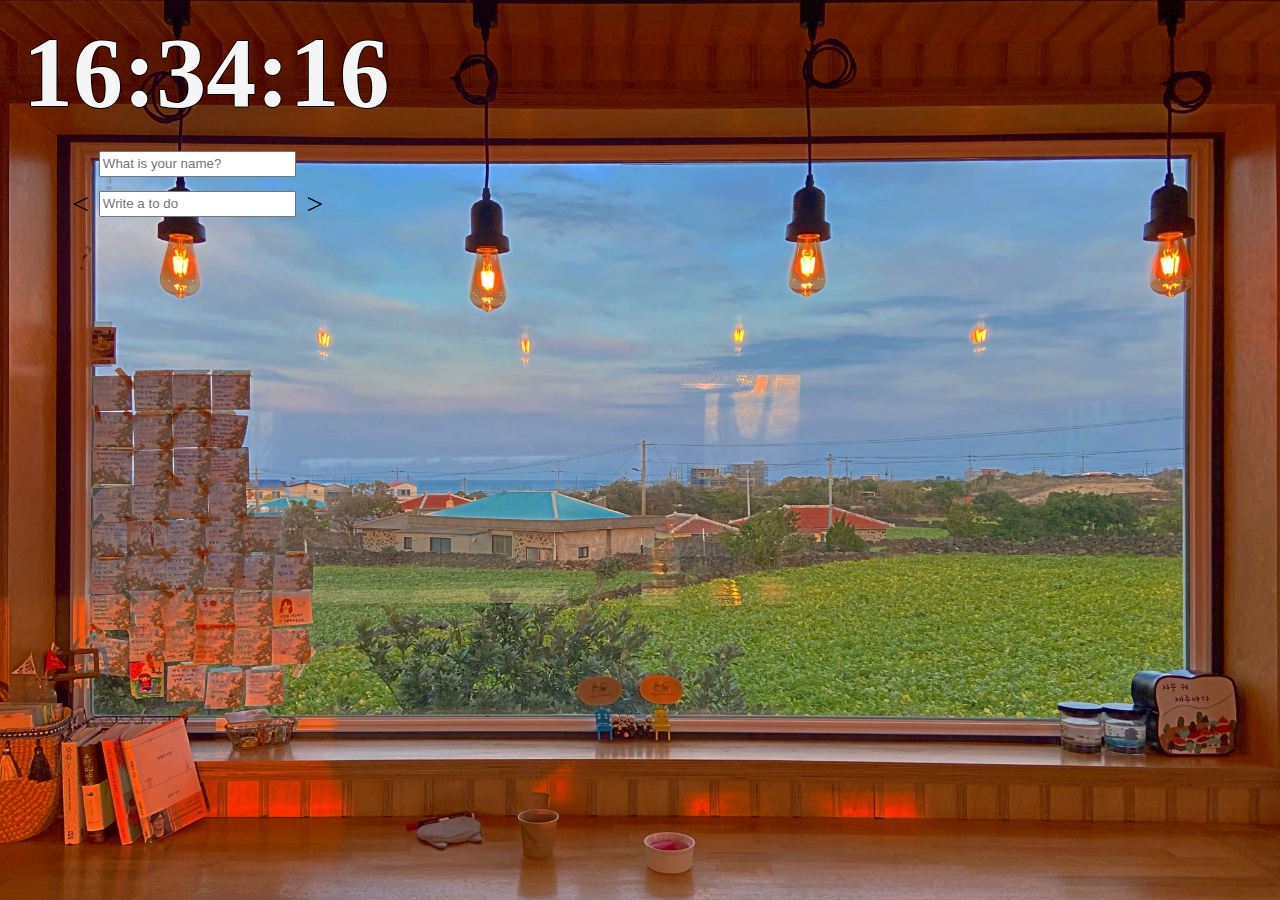
<file: vanila-js/index.html>
<!DOCTYPE html>
<html lang="en">
  <head>
    <meta charset="UTF-8" />
    <meta name="viewport" content="width=device-width, initial-scale=1.0" />
    <title>Something</title>
    <meta charset="utf-8" />
    <link rel="stylesheet" href="index.css" />
  </head>
  <body>
    <div class="js-clock">
      <h1>00:00</h1>
    </div>
    <div class="string">
      <form class="js-form form">
        <input type="text" placeholder="What is your name?" />
      </form>
      <h4 class="js-greetings greetings"></h4>
      <form class="js-toDoForm">
        <span class="todo-brackets"> < </span>
        <input type="text" placeholder="Write a to do" />
        <span class="todo-brackets"> > </span>
      </form>
      <ul class="js-toDoList"></ul>
      <span class="js-weather"></span>
      <script src="clock.js"></script>
      <script src="greeting.js"></script>
      <script src="todo.js"></script>
      <script src="bg.js"></script>
      <script src="weather.js"></script>
    </div>
  </body>
</html>
</file>
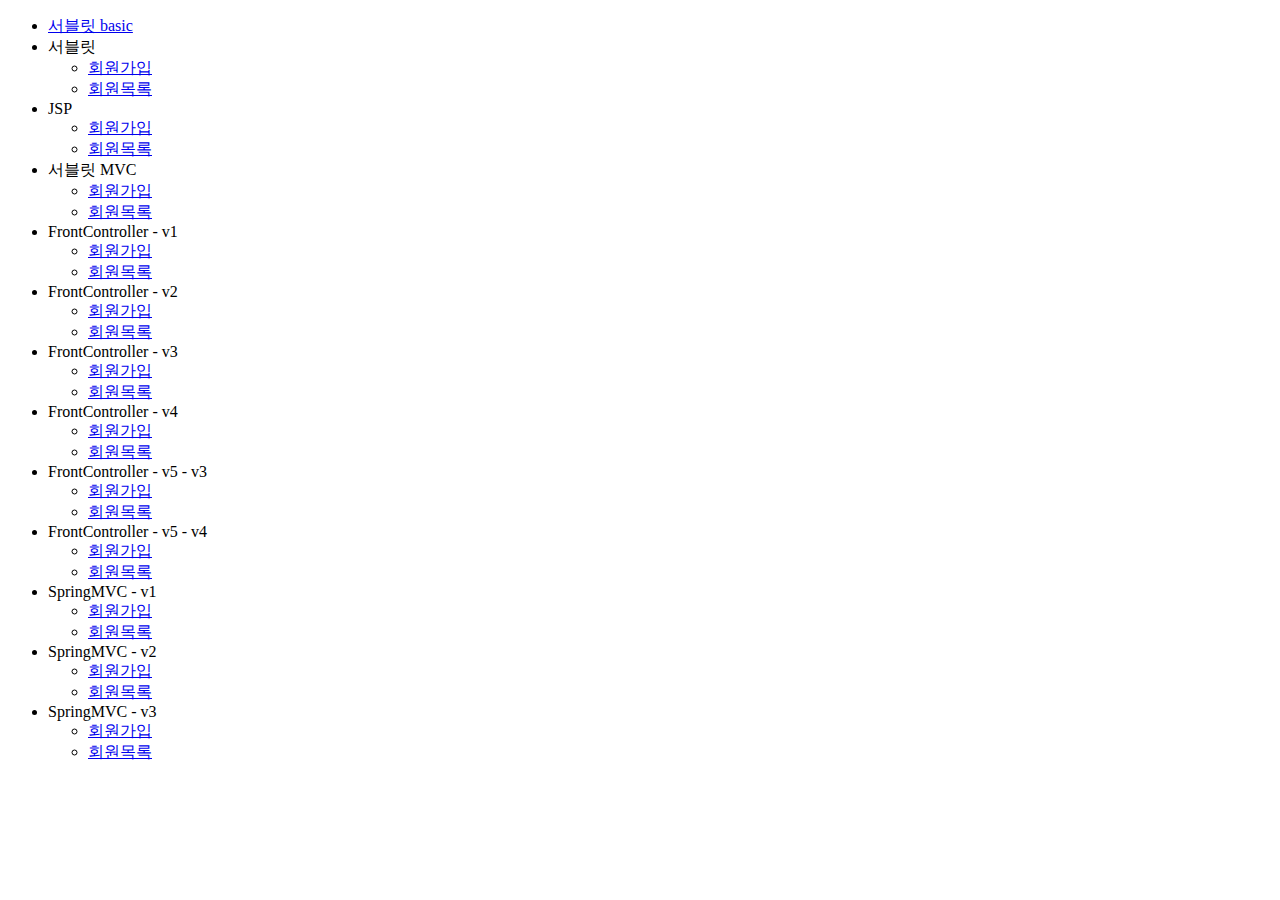
<file: spring/servlet/src/main/webapp/index.html>
<!DOCTYPE html>
<html>
<head>
    <meta charset="UTF-8">
    <title>Title</title>
</head>
<body>
<ul>
    <li><a href="basic.html">서블릿 basic</a></li>
    <li>서블릿
        <ul>
            <li><a href="/servlet/members/new-form">회원가입</a></li>
            <li><a href="/servlet/members">회원목록</a></li>
        </ul>
    </li>
    <li>JSP
        <ul>
            <li><a href="/jsp/members/new-form.jsp">회원가입</a></li>
            <li><a href="/jsp/members.jsp">회원목록</a></li>
        </ul>
    </li>
    <li>서블릿 MVC
        <ul>
            <li><a href="/servlet-mvc/members/new-form">회원가입</a></li>
            <li><a href="/servlet-mvc/members">회원목록</a></li>
        </ul>
    </li>
    <li>FrontController - v1
        <ul>
            <li><a href="/front-controller/v1/members/new-form">회원가입</a></li>
            <li><a href="/front-controller/v1/members">회원목록</a></li>
        </ul>
    </li>
    <li>FrontController - v2
        <ul>
            <li><a href="/front-controller/v2/members/new-form">회원가입</a></li>
            <li><a href="/front-controller/v2/members">회원목록</a></li>
        </ul>
    </li>
    <li>FrontController - v3
        <ul>
            <li><a href="/front-controller/v3/members/new-form">회원가입</a></li>
            <li><a href="/front-controller/v3/members">회원목록</a></li>
        </ul>
    </li>
    <li>FrontController - v4
        <ul>
            <li><a href="/front-controller/v4/members/new-form">회원가입</a></li>
            <li><a href="/front-controller/v4/members">회원목록</a></li>
        </ul>
    </li>
    <li>FrontController - v5 - v3
        <ul>
            <li><a href="/front-controller/v5/v3/members/new-form">회원가입</a></li>
            <li><a href="/front-controller/v5/v3/members">회원목록</a></li>
        </ul>
    </li>
    <li>FrontController - v5 - v4
        <ul>
            <li><a href="/front-controller/v5/v4/members/new-form">회원가입</a></li>
            <li><a href="/front-controller/v5/v4/members">회원목록</a></li>
        </ul>
    </li>
    <li>SpringMVC - v1
        <ul>
            <li><a href="/springmvc/v1/members/new-form">회원가입</a></li>
            <li><a href="/springmvc/v1/members">회원목록</a></li>
        </ul>
    </li>
    <li>SpringMVC - v2
        <ul>
            <li><a href="/springmvc/v2/members/new-form">회원가입</a></li>
            <li><a href="/springmvc/v2/members">회원목록</a></li>
        </ul>
    </li>
    <li>SpringMVC - v3
        <ul>
            <li><a href="/springmvc/v3/members/new-form">회원가입</a></li>
            <li><a href="/springmvc/v3/members">회원목록</a></li>
        </ul>
    </li>
</ul>
</body>
</html>
</file>
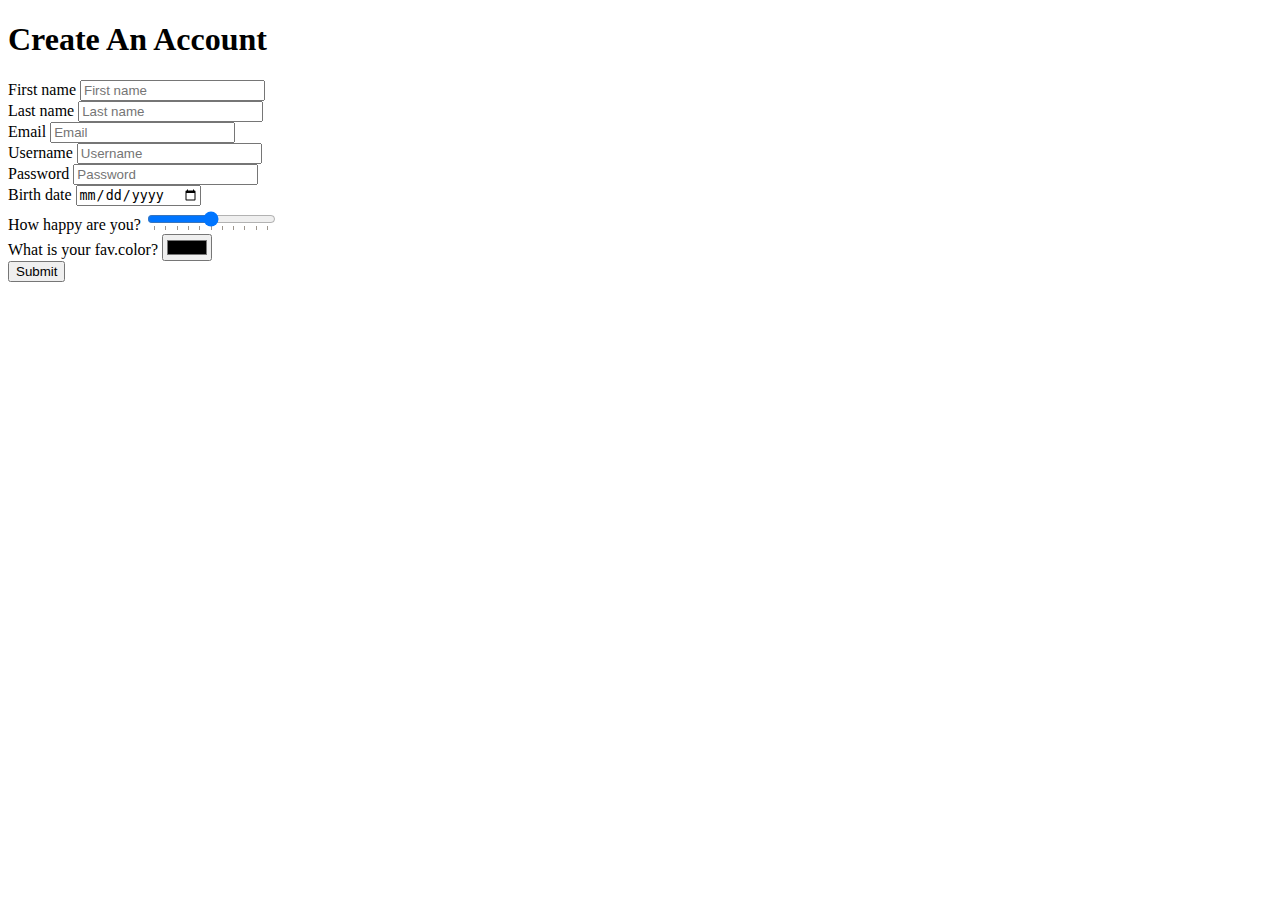
<file: challenge/kokoa-clone/12345.html>
<!DOCTYPE html>
<html>
  <head>
    <meta charset="utf-8" />
    <meta name="viewport" content="width=device-width" />
    <title>repl.it</title>
  </head>
  <body>
    <h1>Create An Account</h1>
    <form>
      <div>
        <label for="First-name">First name</label>
        <input id="First-name" placeholder="First name" required type="text" />
      </div>
      <div>
        <label for="Last-name">Last name</label>
        <input id="Last-name" placeholder="Last name" required type="text" />
      </div>

      <div>
        <label for="Email">Email</label>
        <input id="Email" placeholder="Email" required type="email" />
      </div>

      <div>
        <label for="Username">Username</label>
        <input id="Username" placeholder="Username" required type="type" />
      </div>

      <div>
        <label for="Password">Password</label>
        <input
          id="Password"
          placeholder="Password"
          required
          minlength="10"
          type="password"
        />
      </div>

      <div>
        <label for="Birth-date">Birth date</label>
        <input id="Birth-date" required type="date" />
      </div>

      <div>
        <label for="happy">How happy are you?</label>
        <input list="happy" required type="range" />
        <datalist id="happy">
          <option value="0"></option>
          <option value="10"></option>
          <option value="20"></option>
          <option value="30"></option>
          <option value="40"></option>
          <option value="50"></option>
          <option value="60"></option>
          <option value="70"></option>
          <option value="80"></option>
          <option value="90"></option>
          <option value="100"></option>
        </datalist>
      </div>

      <div>
        <label for="color">What is your fav.color?</label>
        <input id="color" required type="color" />
      </div>

      <div>
        <input type="submit" placeholder="Create Account" />
      </div>
    </form>
  </body>
</html>
</file>
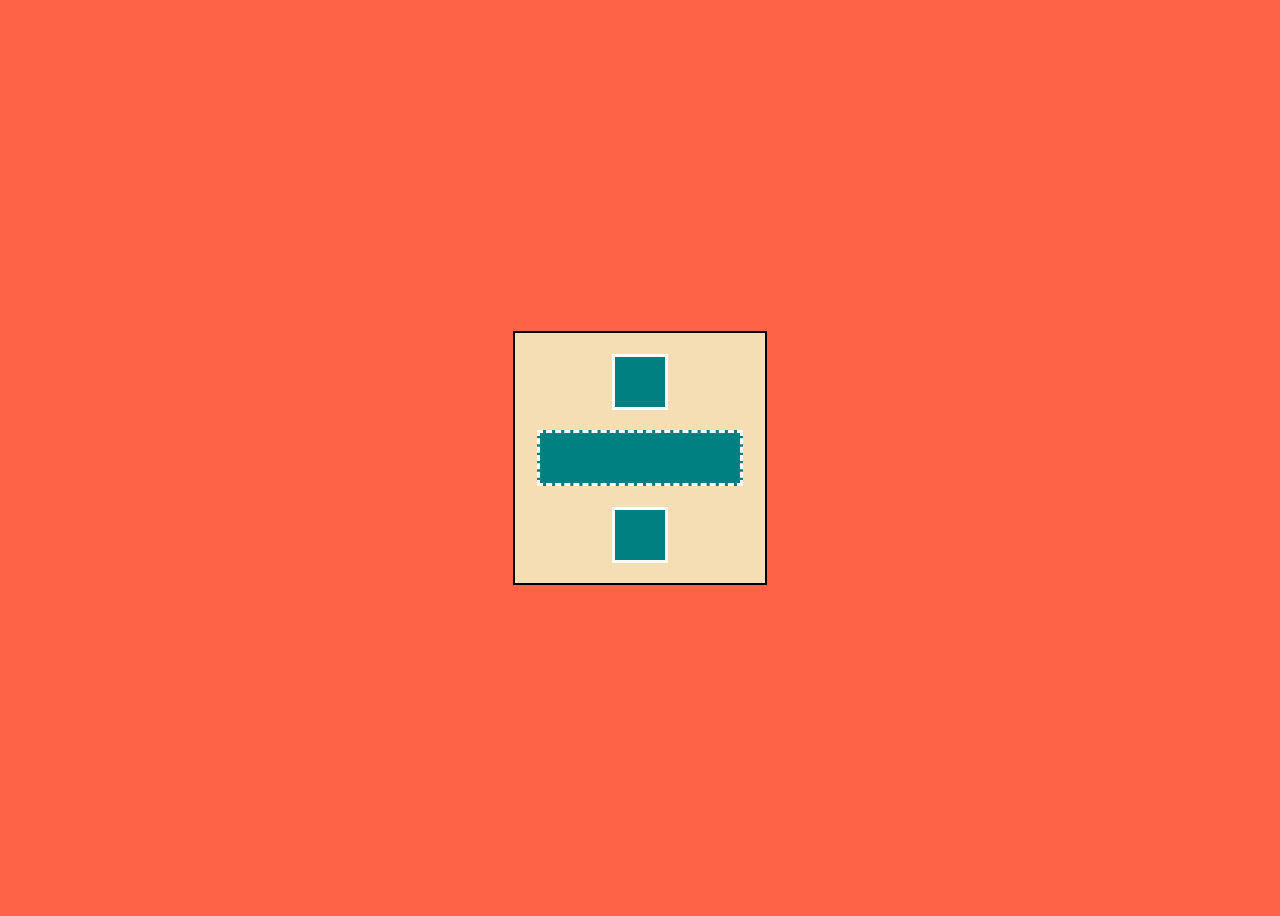
<file: challenge/kokoa-clone/challenge_2.html>
<!DOCTYPE html>
<html>
  <head>
    <meta charset="utf-8" />
    <meta name="viewport" content="width=device-width" />
    <title>repl.it</title>
    <link href="challenge_2.css" rel="stylesheet" />
  </head>
  <body>
    <div>
      <div class="inside"></div>
      <div class="inside middle"></div>
      <div class="inside"></div>
    </div>
  </body>
</html>
</file>
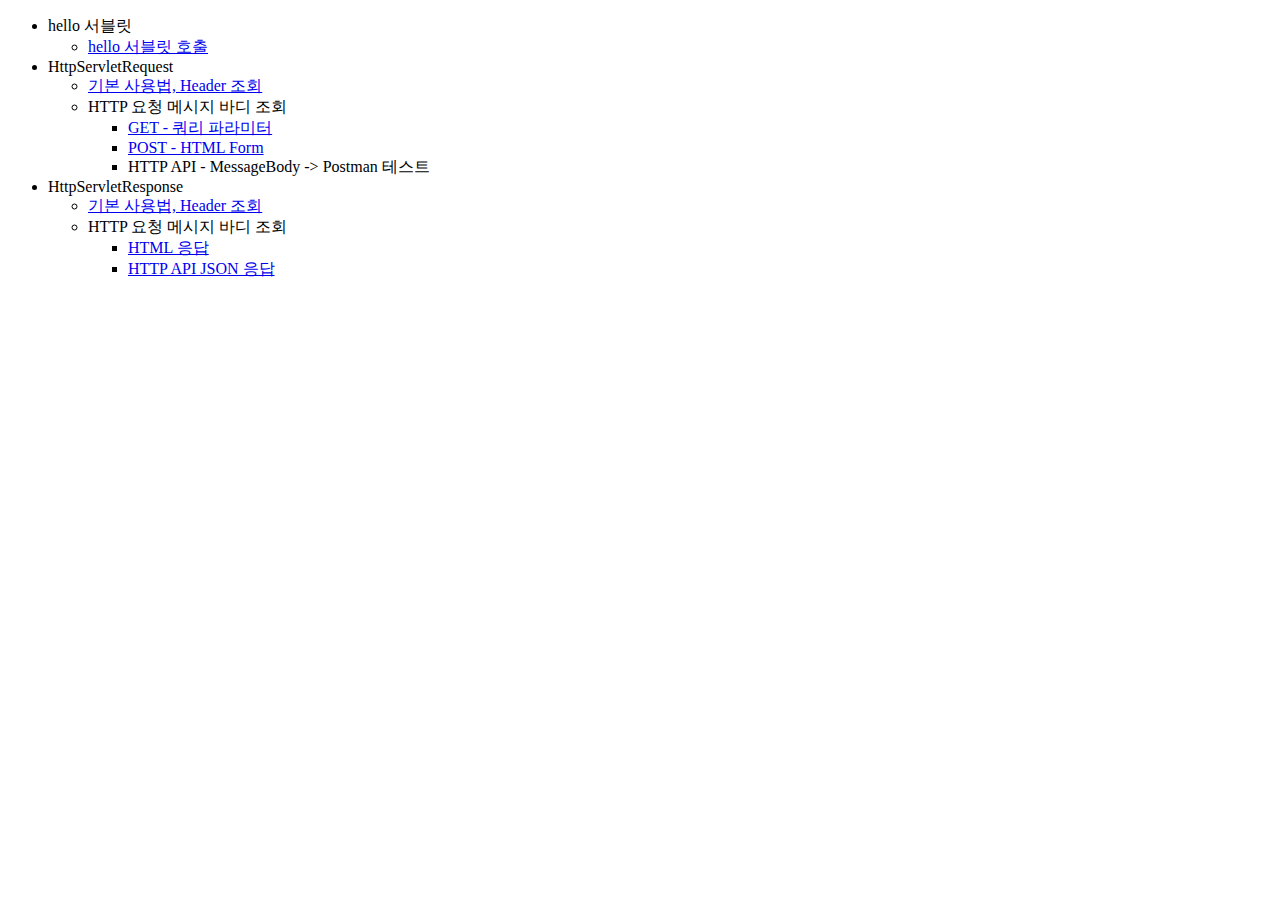
<file: spring/servlet/src/main/webapp/basic.html>
<!DOCTYPE html>
<html>
<head>
    <meta charset="UTF-8">
    <title>Title</title>
</head>
<body> <ul>
    <li>hello 서블릿
    <ul>
    <li><a href="/hello?username=servlet">hello 서블릿 호출</a></li>
</ul> </li>
<li>HttpServletRequest
    <ul>
        <li><a href="/request-header">기본 사용법, Header 조회</a></li> <li>HTTP 요청 메시지 바디 조회
        <ul>
            <li><a href="/request-param?username=hello&age=20">GET -
                쿼리 파라미터</a></li>
            <li><a href="/basic/hello-form.html">POST - HTML Form</a></li>
            <li>HTTP API - MessageBody -> Postman 테스트</li> </ul>
    </li> </ul>
</li>
<li>HttpServletResponse
    <ul>
        <li><a href="/response-header">기본 사용법, Header 조회</a></li> <li>HTTP 요청 메시지 바디 조회
        <ul>
            <li><a href="/response-html">HTML 응답</a></li>
            <li><a href="/response-json">HTTP API JSON 응답</a></li>
        </ul> </li>
    </ul> </li>
</ul>
</body>
</html>
</file>
<file: vanila-js/index.css>
body {
  background-color: #2c3e50;
}
h1 {
  color: whitesmoke;
  text-shadow: -1px 0 black, 0 1px black, 1px 0 black, 0 -1px black;
  font-size: 100px;
  margin: 15px;
}

.js-clock,
.string {
  width: 30%;
  text-align: center;
  font-size: 20px;
}

input {
  width: 50%;
  height: 20px;
}

.btn {
  cursor: pointer;
}

.clicked {
  color: #7f9c9d;
}
.form,
.greetings {
  display: none;
  margin-top: 20px;
  margin-bottom: 10px;
}
.js-greetings {
  font-size: 40px;
  background-color: rgba(137, 119, 173, 0.5);
}

.js-toDoList {
  text-align: left;
}
.js-toDoForm {
  display: flex;
  align-items: center;
  justify-content: center;
}

.js-toDoForm input {
  margin-left: 10px;
  margin-right: 10px;
}

.todo-brackets {
  font-size: 30px;
}

.showing {
  display: block;
}

@keyframes fadeIn {
  from {
    opacity: 0;
  }
  to {
    opacity: 1;
  }
}

.bgImage {
  position: absolute;
  top: 0;
  left: 0;
  width: 100%;
  height: 100%;
  z-index: -1;
  animation: fadeIn 0.5s linear;
}
</file>
<file: challenge/kokoa-clone/challenge_2.css>
body {
  background-color: tomato;
  display: flex;
  height: 100vh;
  justify-content: center;
  align-items: center;
}
div {
  background-color: wheat;
  width: 250px;
  height: 250px;
  border: 2px solid black;
  display: flex;
  justify-content: space-evenly;
  flex-direction: column;
  align-items: center;
}
div.inside {
  background-color: teal;
  width: 50px;
  height: 50px;
  border: 3px solid white;
}
div.middle {
  border-style: dashed;
  width: 200px;
}
</file>
